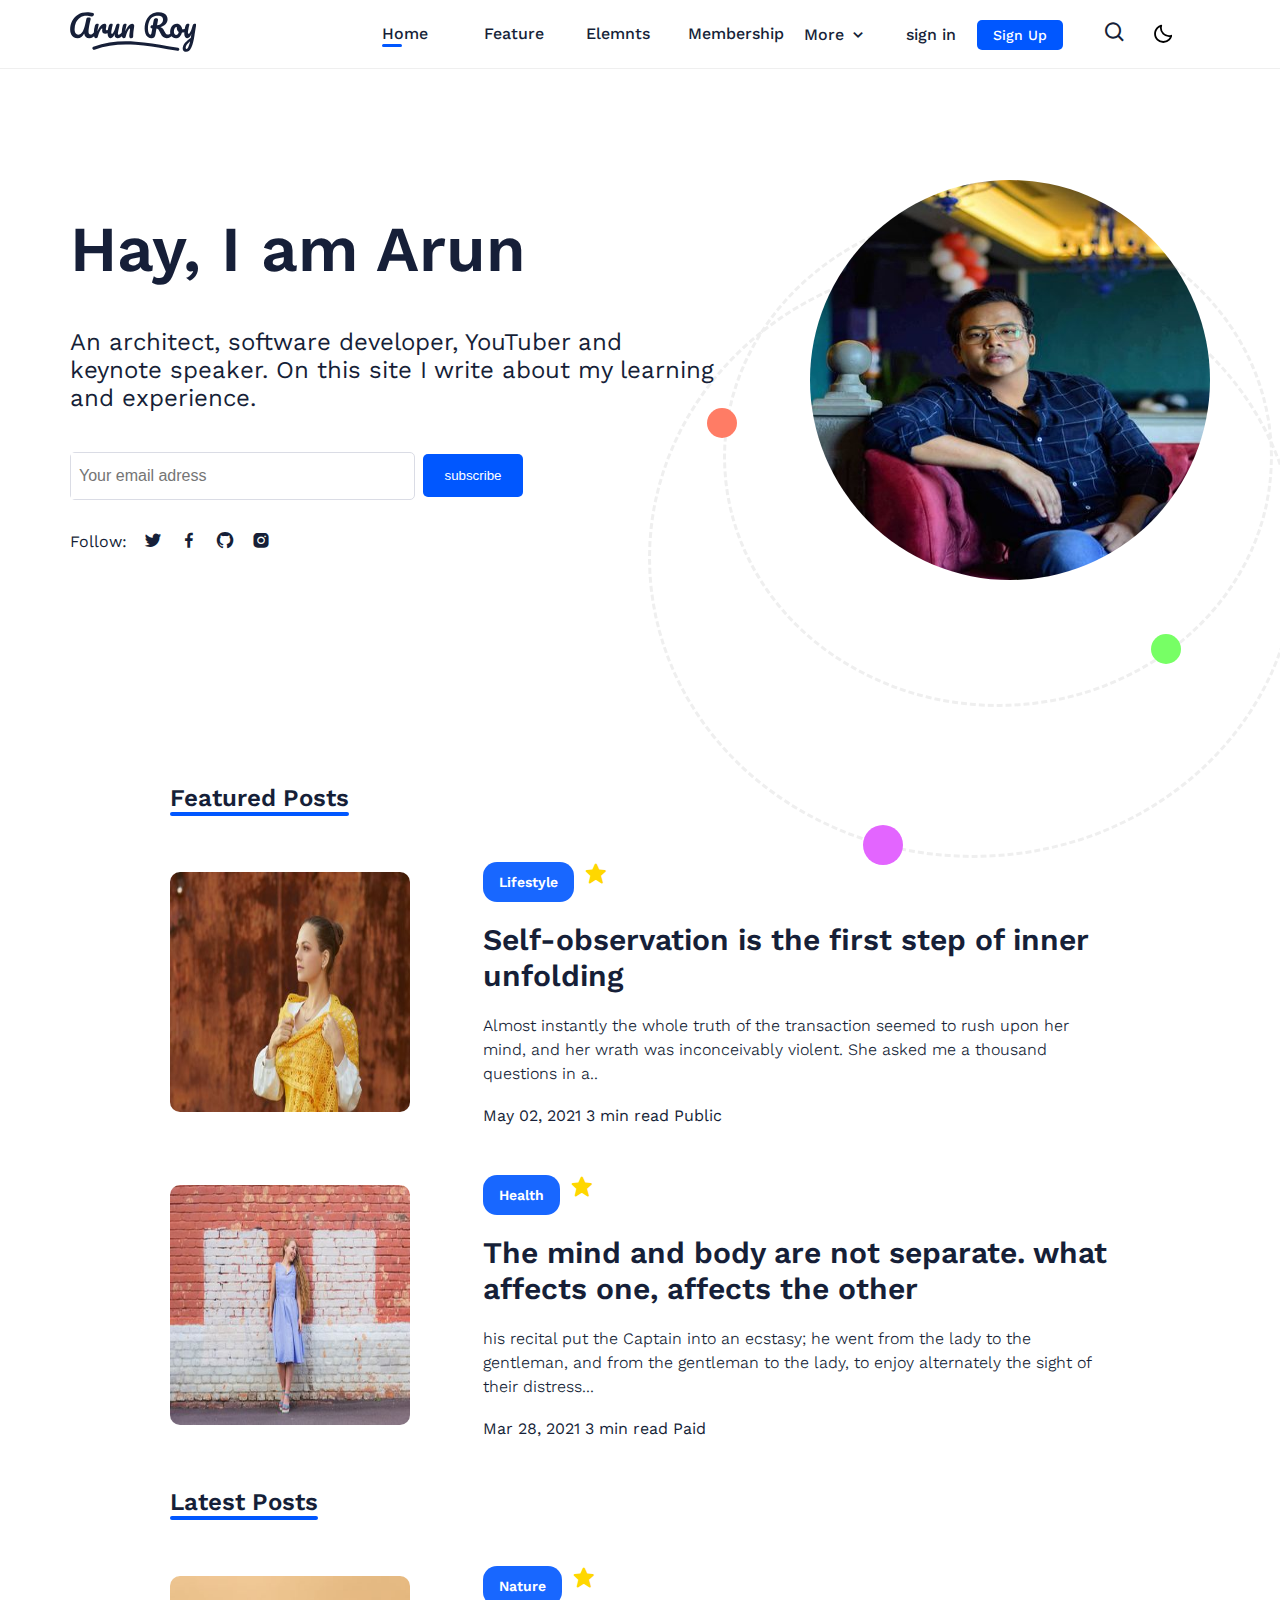
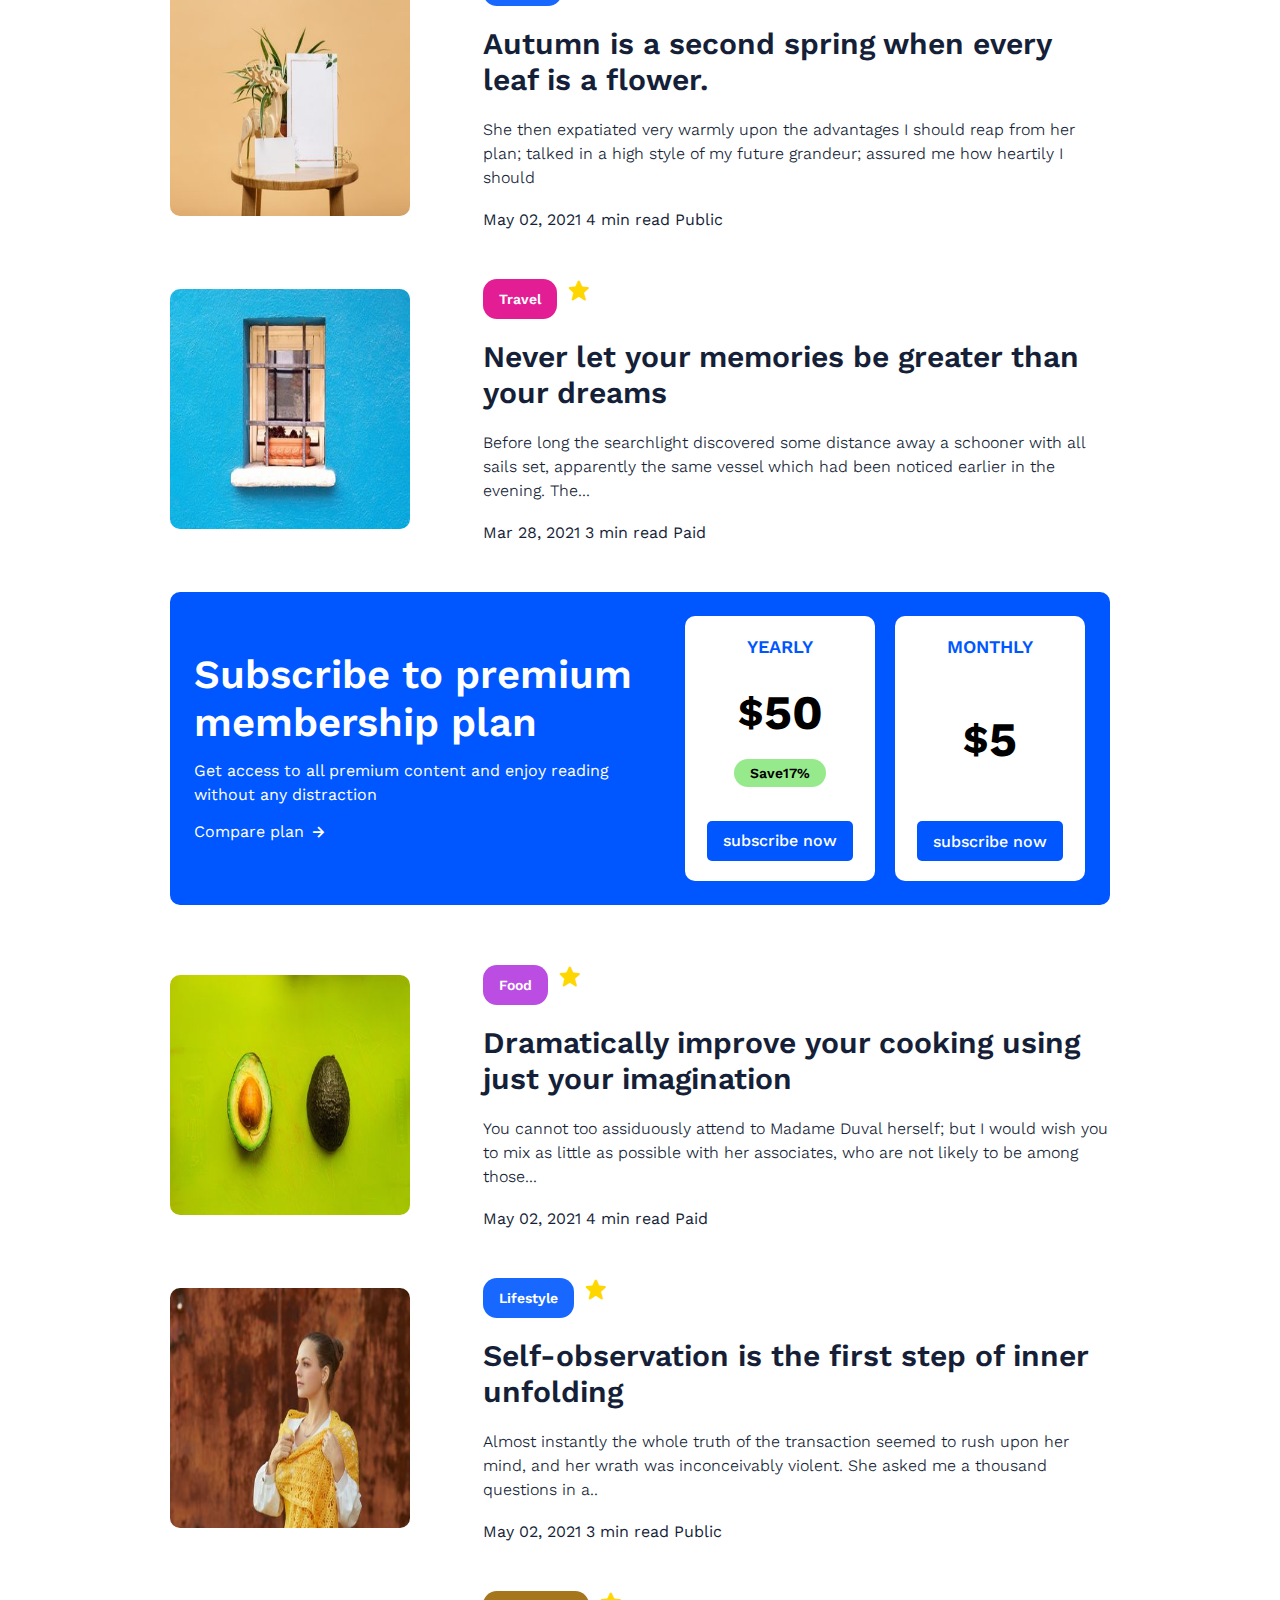
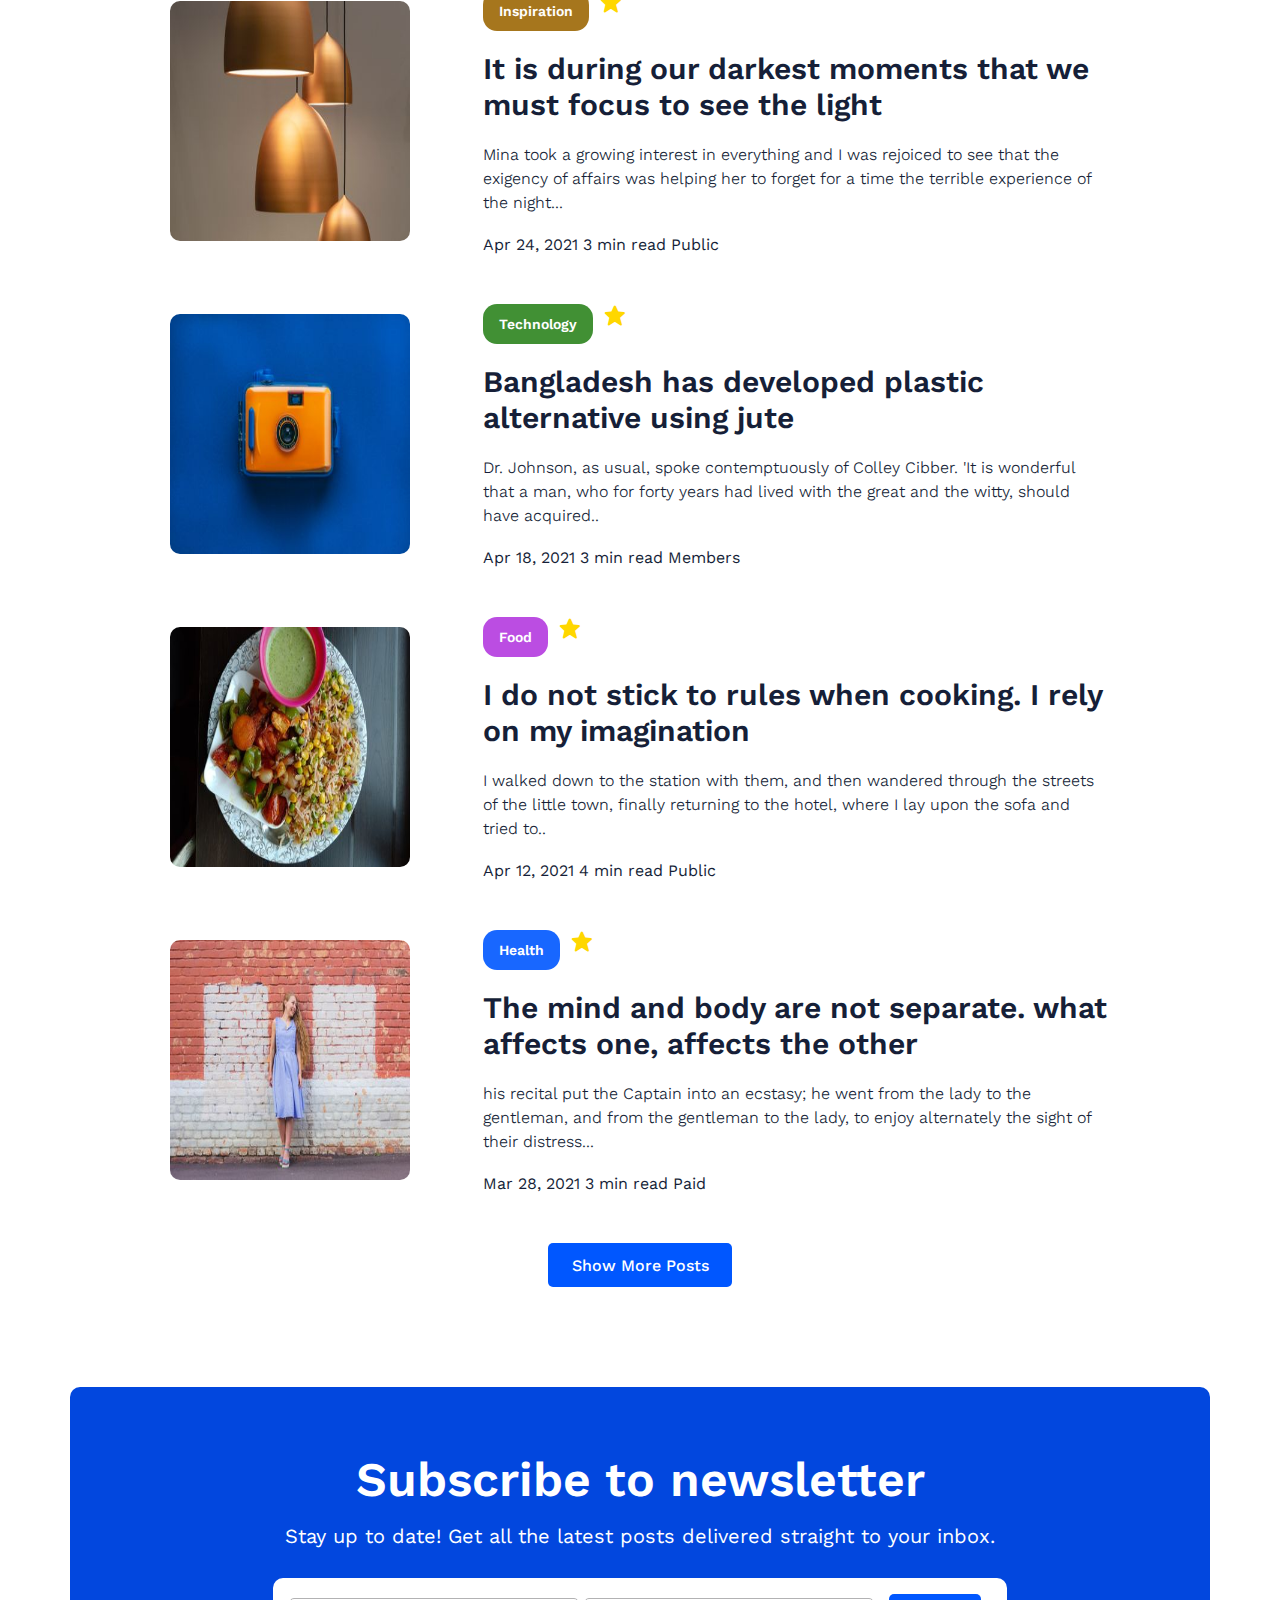
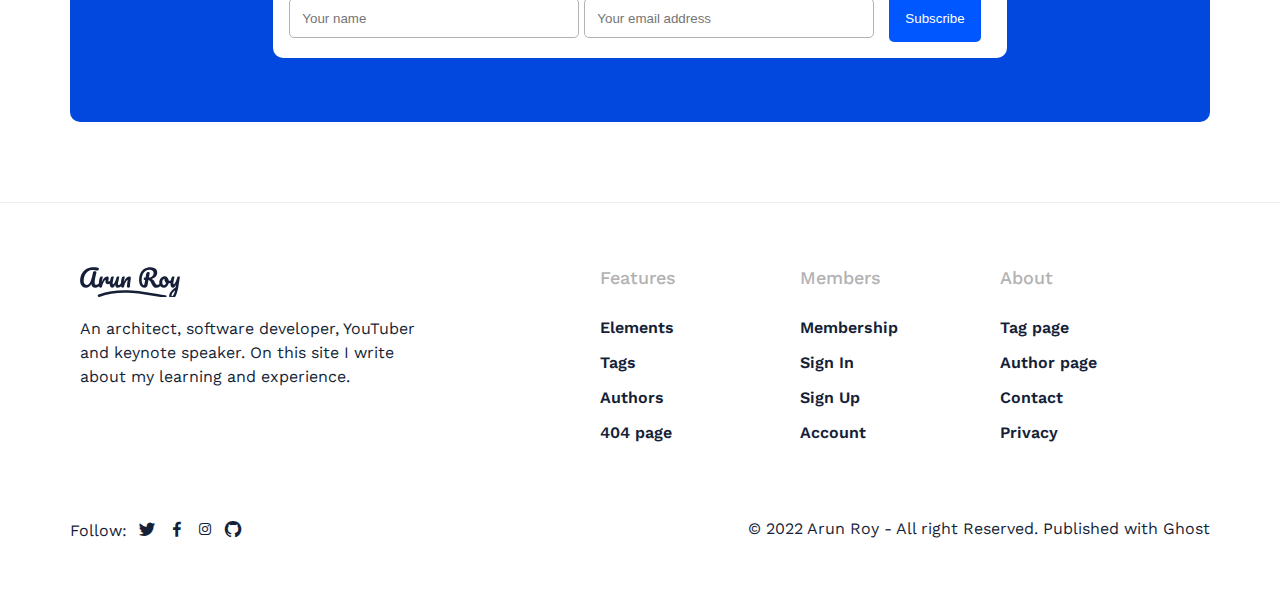
<file: index.html>
<!DOCTYPE html>
<html lang="en">

<head>
  <meta charset="UTF-8">
  <meta http-equiv="X-UA-Compatible" content="IE=edge">
  <meta name="viewport" content="width=device-width, initial-scale=1.0">
  <title>arun-roy</title>
  <link href='https://unpkg.com/boxicons@2.1.1/css/boxicons.min.css' rel='stylesheet'>
  <link rel="stylesheet" href="https://necolas.github.io/normalize.css/8.0.1/normalize.css">
  <link rel="stylesheet" href="css/col.css">
  <link rel="stylesheet" href="css/style.css">
</head>

<body>
  <header class="site-header">
    <div class="container">
      <div class="header-inner row middle ">
        <div class="header-logo">
          <a class="logo-link" href="#"></a>
        </div>
        <nav class="header-nav">
          <ul class="nav-list style-none row">
            <li class="nav-item">
              <a class="nav-link" href="#">home</a>
            </li>
            <li class="nav-item">
              <a class="nav-link" href="#">feature</a>
            </li>
            <li class="nav-item">
              <a class="nav-link" href="#">elemnts</a>
            </li>
            <li class="nav-item member">
              <a class="nav-link" href="#">membership</a>
            </li>
            <li class="nav-item row middle more">
              More <i class='bx bx-chevron-down'></i>
              <div class="more-box">
                <ul class="more-list style-none">
                  <li class="more-item">
                    <a class="more-link" href="#"> tags</a>
                  </li>
                  <li class="more-item">
                    <a class="more-link" href="#"> autohrs</a>
                  </li>
                  <li class="more-item">
                    <a class="more-link" href="#"> monthly archive</a>
                  </li>
                  <li class="more-item">
                    <a class="more-link" href="#">yearly archive</a>
                  </li>
                  <li class="more-item">
                    <a class="more-link" href="#">contact</a>
                  </li>
                  <li class="more-item">
                    <a class="more-link" href="#">get theme</a>
                  </li>
                </ul>
              </div>
            </li>
          </ul>
        </nav>

        <div class="header-btn">
          <a class="header-link sign text-none" href="#">sign in</a>
          <a class="header-link sign-up text-none" href="#">sign up</a>
        </div>

        <div class="modal-box middle">
          <button class="modalbtn" id="modalBtn">
            <i class='bx bx-search'></i>
          </button>
        </div>

        <div class="darklight-box middle">
          <button class="darklight" id="darkbtn"> </button>
        </div>

      </div>
    </div>
  </header>
  <section class="hero-section">
    <div class="container">
      <div class="hero-inner row middle between">

        <div class="hero-info col-6">
          <h1 class="hero-title">Hay, I am Arun</h1>

          <p class="hero-text">
            An architect, software developer, YouTuber and keynote speaker. On this site I write about my learning and
            experience.
          </p>
          <div class="row middle form-box">
            <form class="hero-form row">
              <input class="input-inner row middle" type="email" name="email" id="input" placeholder="Your email adress "required>

            </form>
            <button class="inp-btn" id="input">
              subscribe
            </button>

          </div>

          <div class="social-box row middle">
            <p class="text-follow">Follow:</p>
            <ul class="social-list style-none row">
              <li class="soacial-item">
                <a class="social-link" href="#">
                  <i class='bx bxl-twitter'></i>
                </a>
              </li>
              <li class="soacial-item">
                <a class="social-link" href="#">
                  <i class='bx bxl-facebook'></i>
                </a>
              </li>
              <li class="soacial-item">
                <a class="social-link" href="#">
                  <i class='bx bxl-github' ></i>
                </a>
              </li>
              <li class="soacial-item">
                <a class="social-link" href="#">
                  <i class='bx bxl-instagram-alt' ></i>
                </a>
              </li>

            </ul>
          </div>
          </p>
        </div>
        <div class="hero-img">
          <div class="around-box">
                <span class="box-boll-1"></span>
                <span class="box-boll-2"></span>
                <span class="box-boll-3"></span>
                <span class="box-boll-4"></span>
                <span class="box-boll-5"></span>
              </div>
              <span class="around-box2">
              </span>
            <div class="img-hero">
          <img class="farhan" src="images/hero-img.jpg" alt="img" width="400" height="400">
            </div>
        </div>
      </div>
    </div>
  </section>

  <div class="modalbox " id="modalBox">
    <div class="container-modal">
      <div class="input">
        <input class="input-text" type="text" placeholder="Type to search">
      </div>
      <p class="press-text">Press ESC to close.</p>
      <div class="link-box">
       <p class="see-text">See posts by Popular tags</p>
        <ul class="link-list style-none row">
          <li class="link-item">
            <a class="link-modal inpir" href="#">Inspiration</a>
          </li>
          <li class="link-item">
            <a class="link-modal life" href="#">lifestyle</a>
          </li>
          <li class="link-item">
            <a class="link-modal nat" href="#">nature</a>
          </li>
          <li class="link-item">
            <a class="link-modal health" href="#">health</a>
          </li>
          <li class="link-item">
            <a class="link-modal trav" href="#">travel</a>
          </li>
          <li class="link-item">
            <a class="link-modal food" href="#">food</a>
          </li>
          <li class="link-item">
            <a class="link-modal techno" href="#">technology</a>
          </li>
        </ul>
      </div>
    </div>
    <div class="close-box">
      <button class="modalclose" id="closeBtn">X</button>
    </div>
  </div>
<section class="feature-section">
  <div class="container">
    <div class="feature-inner">
      <div class="feature-first-box">
      <h3 class="feature-title">featured posts</h3>
        <ul class="feature-list">
          <li class="feature-item row middle between">
            <div class="img-feature col-4">
                <img class="feature-img" src="images/feature-1.jpg" alt="img" width="240" height="240">
            </div>
            <div class="feature-info col-8">
              <div class="health-box row">
                <a class="link-modal life " href="#">lifestyle</a>
                <i class='bx bxs-star' undefined ></i>
              </div>
               <a class="feature-info-title" href="#">Self-observation is the first step of inner unfolding
               </a>
              <p class="feature-text">Almost instantly the whole truth of the transaction seemed to rush upon her mind, and her wrath was inconceivably violent. She asked me a thousand questions in a..</p>
                <p class="time">May 02, 2021 3 min read Public</p>
            </div>
          </li>
          <li class="feature-item row middle between">
            <div class="img-feature col-4">
                <img class="feature-img" src="images/feature-2.jpg" alt="img" width="240" height="240">
            </div>
            <div class="feature-info col-8">
              <div class="health-box row">
                <a class="link-modal health" href="#">health</a>
                <i class='bx bxs-star' undefined ></i>
              </div>
               <a class="feature-info-title" href="#">The mind and body are not separate. what affects one, affects the other
               </a>
              <p class="feature-text">his recital put the Captain into an ecstasy; he went from the lady to the gentleman, and from the gentleman to the lady, to enjoy alternately the sight of their distress...</p>
                <p class="time">Mar 28, 2021 3 min read Paid</p>
            </div>
          </li>
        </ul>
        </div>
        <div class="latest-box">
        <h3 class="feature-title">Latest posts</h3>
        <ul class="feature-list">
          <li class="feature-item row middle between">
            <div class="img-feature col-4">
                <img class="feature-img" src="images/feature-3.jpg" alt="img" width="240" height="240">
            </div>
            <div class="feature-info col-8">
              <div class="health-box row">
                <a class="link-modal nat" href="#">nature</a>
                <i class='bx bxs-star' undefined ></i>
              </div>
               <a class="feature-info-title" href="#">Autumn is a second spring when every leaf is a flower.
               </a>
              <p class="feature-text">
                She then expatiated very warmly upon the advantages I should reap from her plan; talked in a high style of my future grandeur; assured me how heartily I should
              </p>
                <p class="time">May 02, 2021 4 min read Public</p>
            </div>
          </li>
          <li class="feature-item row middle between">
            <div class="img-feature col-4">
                <img class="feature-img" src="images/feature-4.jpg" alt="img" width="240" height="240">
            </div>
            <div class="feature-info col-8">
              <div class="health-box row">
                <a class="link-modal trav" href="#">travel</a>
                <i class='bx bxs-star' undefined ></i>
              </div>
               <a class="feature-info-title" href="#">Never let your memories be greater than your dreams
              </a>
              <p class="feature-text">Before long the searchlight discovered some distance away a schooner with all sails set, apparently the same vessel which had been noticed earlier in the evening. The...</p>
                <p class="time">Mar 28, 2021 3 min read Paid</p>
            </div>
          </li>
        </ul>
      </div>
      <aside class="aside row middle">
        <div class="aside-info col-6">
            <h2 class="subs-info-title">Subscribe to premium membership plan</h2>
            <p class="subs-text">Get access to all premium content and enjoy reading without any distraction</p>
            <a class="compare-link text-none row middle" href="#">Compare plan <i class='bx bx-right-arrow-alt'></i></a>
        </div>
        <div class="aside-subscribe col-6">
          <ul class="subs-list row middle">
            <li class="subs-item">
              <h4 class="subs-title">YEARLY</h4>
              <div class="row middle">
                <p class="price-d">$</p>
                <p class="price">50</p>
              </div>
              <p class="save">Save17%</p>
              <a class="sub-now-link" href="#">subscribe now</a>
            </li>
            <li class="subs-item">
              <h4 class="subs-title mont-tit">MONTHLY</h4>
              <div class="row middle price-box">
                <p class="price-d">$</p>
                <p class="price">5</p>
              </div>
              <a class="sub-now-link" href="#">subscribe now</a>
            </li>
          </ul>
        </div>
      </aside>
      <ul class="feature-list">
        <li class="feature-item row middle between">
          <div class="img-feature col-4">
              <img class="feature-img" src="images/feature-8.jpg" alt="img" width="240" height="240">
          </div>
          <div class="feature-info col-8">
            <div class="health-box row">
              <a class="link-modal food" href="#">food</a>
              <i class='bx bxs-star' undefined ></i>
            </div>
             <a class="feature-info-title" href="#">Dramatically improve your cooking using just your imagination
            </a>
            <p class="feature-text">You cannot too assiduously attend to Madame Duval herself; but I would wish you to mix as little as possible with her associates, who are not likely to be among those...</p>
              <p class="time">May 02, 2021 4 min read Paid</p>
          </div>
        </li>
        <li class="feature-item row middle between">
          <div class="img-feature col-4">
              <img class="feature-img" src="images/feature-1.jpg" alt="img" width="240" height="240">
          </div>
          <div class="feature-info col-8">
            <div class="health-box row">
              <a class="link-modal life " href="#">lifestyle</a>
              <i class='bx bxs-star' undefined ></i>
            </div>
             <a class="feature-info-title" href="#">Self-observation is the first step of inner unfolding
            </a>
            <p class="feature-text">Almost instantly the whole truth of the transaction seemed to rush upon her mind, and her wrath was inconceivably violent. She asked me a thousand questions in a..</p>
              <p class="time">May 02, 2021 3 min read Public</p>
          </div>
        </li>
 
      </ul>
      <ul class="feature-list">
        <li class="feature-item row middle between">
          <div class="img-feature col-4">
              <img class="feature-img" src="images/feature-5.jpg" alt="img" width="240" height="240">
          </div>
          <div class="feature-info col-8">
            <div class="health-box row">
              <a class="link-modal inpir" href="#">Inspiration</a>
                <i class='bx bxs-star' undefined ></i>
            </div>
             <a class="feature-info-title" href="#">It is during our darkest moments that we must focus to see the light
            </a>
            <p class="feature-text">Mina took a growing interest in everything and I was rejoiced to see that the exigency of affairs was helping her to forget for a time the terrible experience of the night...</p>
              <p class="time">Apr 24, 2021 3 min read Public</p>
          </div>
        </li>
        <li class="feature-item row middle between">
          <div class="img-feature col-4">
              <img class="feature-img" src="images/feature-6.jpg" alt="img" width="240" height="240">
          </div>
          <div class="feature-info col-8">
            <div class="health-box row">
              <a class="link-modal techno" href="#">technology</a>
              <i class='bx bxs-star' undefined ></i>
            </div>
             <a class="feature-info-title" href="#">Bangladesh has developed plastic alternative using jute
            </a>
            <p class="feature-text">Dr. Johnson, as usual, spoke contemptuously of Colley Cibber. 'It is wonderful that a man, who for forty years had lived with the great and the witty, should have acquired..</p>
              <p class="time">Apr 18, 2021 3 min read Members</p>
          </div>
        </li>
    
      </ul>
      <ul class="feature-list">
        <li class="feature-item row middle between">
          <div class="img-feature col-4">
              <img class="feature-img" src="images/feature-7.jpg" alt="img" width="240" height="240">
          </div>
          <div class="feature-info col-8">
            <div class="health-box row">
              <a class="link-modal food" href="#">food</a>
              <i class='bx bxs-star' undefined ></i>
            </div>
             <a class="feature-info-title" href="#">I do not stick to rules when cooking. I rely on my imagination
            </a>
            <p class="feature-text">I walked down to the station with them, and then wandered through the streets of the little town, finally returning to the hotel, where I lay upon the sofa and tried to..</p>
              <p class="time">Apr 12, 2021 4 min read Public</p>
          </div>
        </li>
        <li class="feature-item row middle between">
          <div class="img-feature col-4">
              <img class="feature-img" src="images/feature-2.jpg" alt="img" width="240" height="240">
          </div>
          <div class="feature-info col-8">
            <div class="health-box row">
              <a class="link-modal health" href="#">health</a>
              <i class='bx bxs-star' undefined ></i>
            </div>
             <a class="feature-info-title" href="#">The mind and body are not separate. what affects one, affects the other
            </a>
            <p class="feature-text">his recital put the Captain into an ecstasy; he went from the lady to the gentleman, and from the gentleman to the lady, to enjoy alternately the sight of their distress...</p>
              <p class="time">Mar 28, 2021 3 min read Paid</p>
          </div>
        </li>
      </ul>
      <a class="sub-now-link show-more" href="#">show more posts</a>
    </div>
  </div>
</section>

<div class="newletter">
  <div class="container">
    <div class="newsletter-inner">
      <!-- <img class="subscribe-img" src="images/subscribe-img.png" alt="subscribe-img" width="120" height="54"> -->
      <h3 class="subscribe-title">Subscribe to newsletter</h3>
      <p class="sunbcribe-text">Stay up to date! Get all the latest posts delivered straight to your inbox.</p>
      <form class="subscribe-form">
        <input class="sub-input" type="name" placeholder="Your name" required>
        <input class="sub-input" type="email" placeholder="Your email address" required>
        <button type="submit" class="subscribe-form-btn">Subscribe</button>
      </form>
    </div>
  </div>
</div>

<footer id="site-footer">
  <div class="container">
    <div class="footer-inner row between">
     <div class="footer-desc">
       <a href="#"><div class="footer-logo"></div></a>
       <p class="footer-text">An architect, software developer, YouTuber and keynote speaker. On this site I write about my learning and experience.</p>
       
     </div>
     <div class="footer-nav">
       <p class="footer-title">Features</p>
       <ul class="footer-lis style-none">
         <li class="footer-item"><a href="#" class="footer-link">Elements</a></li>
         <li class="footer-item"><a href="#" class="footer-link">Tags</a></li>
         <li class="footer-item"><a href="#" class="footer-link">Authors</a></li>
         <li class="footer-item"><a href="#" class="footer-link">404 page</a></li>
       </ul>
     </div>
     <div class="footer-nav">
       <p class="footer-title">Members</p>
       <ul class="footer-lis style-none">
         <li class="footer-item"><a href="#" class="footer-link">Membership</a></li>
         <li class="footer-item"><a href="#" class="footer-link">Sign In</a></li>
         <li class="footer-item"><a href="#" class="footer-link">Sign Up</a></li>
         <li class="footer-item"><a href="#" class="footer-link">Account</a></li>
       </ul>
     </div>
     <div class="footer-nav">
       <p class="footer-title">About</p>
       <ul class="footer-lis style-none">
         <li class="footer-item"><a href="#" class="footer-link">Tag page</a></li>
         <li class="footer-item"><a href="#" class="footer-link">Author page</a></li>
         <li class="footer-item"><a href="#" class="footer-link">Contact</a></li>
         <li class="footer-item"><a href="#" class="footer-link">Privacy</a></li>
       </ul>
     </div>
    </div>
    <div class="footer-end ">
         <div class="row between">
           <div class="socials row middle">
             <p class="socials-par">Follow:</p>
             <ul class="socials-list row middle style-none">
               <li class="socials-item"><a href="#" class="socials-link"><i class='bx bxl-twitter' ></i></a></li>
               <li class="socials-item"><a href="#" class="socials-link"><i class='bx bxl-facebook'></i></a></li>
               <li class="socials-item"><a href="#" class="socials-link"><i class='bx bxl-instagram' ></i></a></li>
               <li class="socials-item"><a href="#" class="socials-link"><i class='bx bxl-github' ></i></a></li>
             </ul>
           </div>
           <p class="copyright">© 2022 <a class="arun" href="#">Arun Roy </a> - All right Reserved. Published with Ghost</p>
         </div>
    </div>
  </div>
</footer>
  <script src="js/main.js"></script>
</body>

</html>
</file>
<file: css/col.css>
* {
  margin: 0;
  padding: 0;
  box-sizing: border-box;
}

.container {
  margin: 0 auto;
}

.row {
  display: flex;
  flex-flow: row wrap;
}

.between {
  justify-content: space-between;
}
.around {
  justify-content: space-around;
}
.evenly {
  justify-content: space-evenly;
}
.middle {
  align-items: center;
}
.center {
  text-align: center;
  justify-content: center;
}

.col-1 {
  max-width: 8.33333%;
  flex-basis: 8.33333%;
}
.col-2 {
  max-width: 16.66666%;
  flex-basis: 16.66666%;
}
.col-3 {
  max-width: 25%;
  flex-basis: 25%;
}
.col-4 {
  max-width: 33.33333%;
  flex-basis: 33.33333%;
}
.col-5 {
  max-width: 41.66666%;
  flex-basis: 41.66666%;
}
.col-6 {
  max-width: 50%;
  flex-basis: 50%;
}
.col-7 {
  max-width: 58.33333%;
  flex-basis: 58.33333%;
}
.col-8 {
  max-width: 66.66666%;
  flex-basis: 66.66666%;
}
.col-9 {
  max-width: 75%;
  flex-basis: 75%;
}
.col-10 {
  max-width: 83.33333%;
  flex-basis: 83.33333%;
}
.col-11 {
  max-width: 91.66666%;
  flex-basis: 91.66666%;
}
.col-12 {
  max-width: 100%;
  flex-basis: 100%;
}
</file>
<file: css/style.css>
@import url('https://fonts.googleapis.com/css2?family=Work+Sans:wght@300;400;500;600;700;800;900&display=swap');



:root{
  --border-color:#efefef;
  --text-color:#161f38;
  --bg-color: #fff;
  --bg-img-dark: url('../images/bx-moon.svg');
  --logo-img:url('../images/arun-roy-logo.svg');
  --placeholder-color: #fff;
  
}
.dark{
  --bg-color: #161f38;
  --border-color:#454854;
  --text-color: #fff;
  --bg-img-dark: url('../images/sun-solid-24.png');
  --placeholder-color: #fff;
  --logo-img:url('../images/dark-theme-logo.svg');
  --placeholder-color: #161f38;
}
*,
*::after,
*::before {
  margin: 0;
  padding: 0;
  box-sizing: border-box;
}

body {
  background-color:var(--bg-color);
  min-height: 100vh;
  display: flex;
  font-family: 'Work Sans', sans-serif;
  flex-direction: column;
  overflow-x: hidden;
  padding-top: 80px;
 
}

.site-header{
  position: fixed ;
  width: 100%;
  z-index: 1000;
  left: 0;
  top: 0;
  background-color: var(--bg-color);
  margin-bottom: 40px;
  border-bottom: 1px solid var(--border-color);
}

.container{
  width: 1170px;
  padding: 0 15px;
}

.nav-item{
  position: relative;
  padding: 24px 0px;
  margin: 0 16px;
  width: 70px;
  transition: all 0.5s ease;
}
.header-logo{
  margin-right: 170px;
}
.more{
  width: 70px;
  text-transform: capitalize;
  transition: all 0.5s ease;
  color: var(--text-color);
  transition: all 0.5s ease;
  cursor: pointer;
}
.logo-link::before{
  content: '';
  width: 126px;
  height: 40px;
  display: inline-block;
  background-color: transparent;
  background-image: var(--logo-img);
  background-repeat: no-repeat;
  background-size: cover;
  position: relative;
}
.logo-link{
  text-decoration: none;
  color: var(--text-color);
}

.nav-link{
  color: var(--text-color);
  font-size:16px;
  padding: 4px 0;
  font-weight: 500;
  text-decoration: none;
  text-transform: capitalize;
  transition: all 0.5s ease;
  position: relative;
}
.style-none{
  list-style-type: none;
}



.more-box{
  position: absolute;
  top: 102%;
  left: 62%;
  width: 170px;
  background-color: var(--bg-color);
  box-shadow: 0 5px 15px 0 rgba(0,0,0,0.2); 
  transition-duration: 0.4s;
  border-bottom-left-radius:  10px;
  border-bottom-right-radius:  10px;
  display: none;
  animation: header-anim;
  animation-duration: 0.5s;
  transform: translate(-50%, -50%);
  transform: translate(0, -20px);
  transition: all 0.5s ease;
}
.nav-item:nth-child(5):hover .more-box{
  display: block;
  transform: translate(0, -20px);
}
.more-list{
  padding: 15px;
}
.more-item{
  margin-bottom: 15px;
  transition: all 0.5s ease;
}
.more-link{
  text-decoration: none;
  color: var(--text-color);
  font-size: 16px;
  text-transform: capitalize;
  transition: all 0.5s ease;
}
.more-link::after{
  margin-top: 2px;
  content: '';
  width: 0;
  height: 2px;
  border-radius: 2px;
  display: block;
  background-color: #0057ff;
  opacity: 0;
  transition: all 0.4s ease;
}
.more-item:hover .more-link::after{
  opacity: 1;
  width: 20px;
}

.text-none{
  text-decoration: none;
}


@keyframes header-anim{
  0%{
    transform: translate(0,0);
  }
  100%{
    transform: translate(0, -20px);
  }
}



.nav-item:nth-child(5){
  font-weight: 500;
}
.nav-item:nth-child(4){
  margin-right: 30px;
  text-transform: capitalize;
}
#site-header:hover{
   box-shadow: 0 3px 0 0 rgba(0, 0, 0, 0.096);
}
.nav-item:nth-child(1) .nav-link:before{
    content: '';
    display: inline-block;
    width: 20px;
    height: 3px;
    background-color: #0057ff;
    position: absolute;
    bottom: 0;
    left: 0;
    border-radius: 5px;
    transition: 0.4s ease;
 }


.sign{
  color: var(--text-color);
  font-weight: 500;
  margin: 0 16px;
  padding: 4px 0;
  position: relative;
}
.bx-chevron-down{
  margin-left: 4px;
  font-size: 20px;
}
.header-link{
  margin: 0 16px;
}
.header-link:nth-child(2){
  margin-right: 20px;
}
.sign-up{
  color: #fff;
  background-color: #0057ff;
  padding: 7px 16px;
  margin: 4px 0;
  font-size: 14px;
  width: 90px;
  font-weight: 500;
  text-transform: capitalize;
  border-radius: 5px;
  transition: 0.5s ease;
}
.sign-up:hover{
  background-color: #0036a1;
}
.header-btn{
  margin-right: 20px;
}

.bx-search{
  color: var(--text-color);
  font-size: 24px;
  transition: 0.5s ease;
  cursor: pointer;
}
.darklight{
  display: flex;
  flex-direction: row;
  align-items: center;
  background-color: transparent;
  border: none;
  color: var(--text-color);
  cursor: pointer;
  align-items: center;
}

.darklight::before{
  content: '';
  width: 20px;
  height: 22px;
  display: inline-block;
  background-color: transparent;
  background-image: var(--bg-img-dark);
  background-repeat: no-repeat;
  background-size: cover;
  position: relative;
  border: none;

}
.modalbtn:hover .bx-search{
  color: #0057ff;
}
.darklight:hover .darklight::before{
  color: #0057ff;
}
.modal-box button{
  border: none;
  background-color: transparent;
}
.modal-box{
  margin-right: 25px;
}


 .modalbox{
  position: fixed;
  top: 0;
  left: 0;
  background-color: var(--bg-color);
  width: 100vw;
  height: 0;
  opacity: 0;
  overflow: hidden;
  z-index: 100;
  transition: all 1s ease;
}
.container-modal{
  position: absolute;
  top:15%;
  left: 26%;
  width: 668px;
  margin: 0 auto;
  padding: 60px 20px;
}

.input{
  width: 628px;
  padding: 14px 20px;
  height: 48px;
  background-color: var(--placeholder-color);
  border: 1px solid #dadce5;
  border-radius: 5px;
  box-shadow: 0px 2px 9px rgba(0, 0, 0, 0.0532439);
  margin-bottom: 20px;
}
.input:hover{
  outline: 1px solid rgb(138, 212, 241);
}
input[type="text"]{
  background-color: transparent;
  color: var(--text-color);
  font-size: 18px;
  border: none;
  width: 90%;
  outline: none;
}


.press-text{
  display: flex;
  justify-content: end;
  font-size: 14px;
  margin-bottom: 10px;
  color: var(--text-color);
}
.see-text{
  color: var(--text-color);
  font-size: 14px;
  font-weight: 600;
  margin-bottom: 15px;
}
.link-item:not(:nth-child(6)){
  margin: 0 8px 10px ;
}

.link-modal{
  font-size: .875rem;
  font-weight: 600;
  line-height: 28px;
  padding: 6px 16px;
  border-radius: 14px;
  color: #fff;
  text-decoration: none;
  text-transform: capitalize;
  opacity: .9;  
}
.inpir{
  background-color:  #9D6805;
}
.life{
  background-color: #0057FF;;
}
.nat{
  background-color: #0057FF;;
}

.health{
  background-color: #0057FF;;
}
.trav{
  background-color: #E10689;
}
.food{
  background-color: #B43ADF;
}

.techno{
  background-color: #2D841F;
}

.close-box{
  position: absolute;
  top: 20%;
  right: 10%;
  width: 28px;
  height: 28px;
  border-radius: 50%;
  border: 2px solid var(--text-color);
  background-color: transparent;
  transition: all 0.4s ease;
}
.modalclose{
  cursor: pointer;
  font-size: 18px;
  border: none;
  font-weight: 500;
  color: var(--text-color);
  padding: 3px 5px;
  display: flex;
  display: block;
  justify-content: center;
  align-items: center;
  margin: 0 auto;
  background-color: transparent;
  transition: all 0.4s ease;
}
.close-box:hover{
  border: 2px solid  #0057ff;
}
.modalclose:hover{
  color: #0057ff;
}
.farhan{
  border-radius: 50%;
}

.hero-inner{
  padding: 100px 0;
}

.hero-title{
  color: var(--text-color);
  font-weight: 600;
  line-height: 1.2;
  font-size: 4rem;
  margin-bottom: 40px;
}
.hero-text{
  width: 650px;
  font-size: 24px;
  color: var(--text-color);
  margin-bottom: 40px;
}


.hero-form{
  width: 345px;
  border: 1px solid var(--border-color);
  background-color: var(--bg-color);
  border: 1px solid #DADCE5;
  border-radius: 5px;
  margin-right: 8px;
}

.input-inner{
  background-color: var(--bg-color);
  padding: 14px 8px;
  font-size: 16px;
  border: none;
  width: 90%;
  color: var(--text-color);
  outline: none;
}

.form-box{
  margin-bottom: 30px;
}
.inp-btn{
  width: 100px;
  padding: 14px 8px;
  background-color: #0057FF;
  color: #fff;
  border: none;
  border-radius: 5px;
  cursor: pointer;
}
.inp-btn:hover{
  background-color: #0036a1;
}
.text-follow{
  font-size: 16px;
  color: var(--text-color);
  margin-right: 16px;
}
.soacial-item{
  margin-right: 16px;
}
.bxl-twitter,
.bxl-facebook, 
.bxl-github, 
.bxl-instagram-alt{
  color: var(--text-color);
  font-size: 20px;
}




.around-box{
  position: absolute;
  top: 62%;
  left: 76%;
  transform: translate(-50%, -50% );
  width: 650px;
  height: 600px;
  border: 3px dashed var(--border-color);
  border-radius: 50%;
  z-index: -1;
  animation: hero-anim 50s infinite linear ;
}
.around-box2{
  position: absolute;
  top: 23%;
  left: 56.5%;
  width: 550px;
  height: 500px;
  z-index: -1;
  border: 3px dashed var(--border-color);
  border-radius: 50%;
  animation: hero-anim2 50s infinite linear ;
}

/* @keyframes hero-anim {
  from {
     transform: rotate(0deg);
  }
  to {
   transform: rotate(360deg);
  }
} */


@keyframes hero-anim2 {
  from {
     transform: rotate(0deg);
  }
  to {
   transform: rotate(360deg);
  }
}
.around-box:before{
  content: '';
  position: relative;
  display: inline-block;
  top: 95%;
  right: -33%;
  width: 40px;
  height: 40px;
  background-color: #e365ff;
  border-radius: 50%;
}
.around-box::after{
  content: '';
  position: relative;
  display: inline-block;
  bottom: 2%;
  left: 28%;
  width: 40px;
  height: 40px;
  background-color: #fff565;
  border-radius: 50%;
}
.around-box2::before{
  content: '';
  position: absolute;
  display: inline-block;
  top: 40%;
  right: 98%;
  width: 30px;
  height: 30px;
  background-color: #ff7c65;
  border-radius: 50%;
  
}
.around-box2::after{
  content: '';
  position: absolute;
  display: inline-block;
  bottom: 8%;
  left: 78%;
  width: 30px;
  height: 30px;
  background-color: #77ff65;
  border-radius: 50%;
} 
.nav-item:hover .nav-link::before{
  content: '';
  display: inline-block;
  width: 20px;
  height: 3px;
  background-color: #0057ff;
  position: absolute;
  bottom: 0;
  left: 0;
  border-radius: 5px;
}
.nav-link::before{
  content: '';
  display: inline-block;
  width: 0;
  height: 3px;
  background-color: transparent;
  position: absolute;
  bottom: 0;
  left: 0;
  border-radius: 5px;
  transition: 0.4s ease;
}


html{
  scroll-behavior: smooth;
}


.feature-inner{
  padding: 100px 100px;
}

.feature-title{
  color: var(--text-color);
  font-size: 24px;
  font-weight: 600;
  margin-bottom: 50px;
  display: inline-block;
  position: relative;
  text-transform: capitalize;
}
.feature-title::before{
  content: '';
  position: absolute;
  width: 100%;
  height: 4px;
  bottom: -4px;
  left: 0;
  border-radius: 5px;
  background-color: #0057ff;
}

.feature-img{
  border-radius: 10px;
}
.health-box{
  margin-bottom: 20px;
}
.bxs-star{
  margin-left: 10px;
  color: #ffd700;
  font-size: 24px;
}
.feature-info-title{
  color: var(--text-color);
  font-weight: 600;
  line-height: 1.2;
  margin-bottom: 20px;
  display: block;
  font-size: 30px;
  text-decoration: none;
}

.feature-info-title:hover {
  text-decoration-line:  underline ;
}
.feature-text{
  color: var(--text-color);
  font-weight: 350;
  line-height: 1.5;
  margin-bottom: 20px;
  font-size: 16px;
}
.feature-item{
  margin-bottom: 50px;
}
.feature-first-box{
  margin-bottom: 40px;
}
.aside{
  padding: 24px;
  background-color:  #0057FF;
  border-radius: 10px;
  color: #fff;
  margin-bottom: 60px;
}
.subs-info-title{
  font-weight: 600;
  line-height: 1.2;
  margin: 12px 0px;
  font-size: 40px;
}
.subs-text{
  font-weight: 400;
  font-size: 16px;
  margin-bottom: 15px;
  line-height: 1.5;
}
.compare-link{
  text-decoration: none;
  color: #fff;
  font-size: 16px;
  line-height: 20px;
  margin-bottom: 16px;
  transition: all 0.4s ease;
}

.compare-link:hover {
  text-decoration: underline;
}
.compare-link:hover .bx-right-arrow-alt{
  transform: translateX(5px);
}
.bx-right-arrow-alt{
  transition: all 0.4s ease;
  margin-left: 4px;
  font-size: 20px;
}
.subs-item{
  background-color: #fff;
  color: #000;
  padding: 20px;
  width: 190px;
  border-radius: 10px;
  display: flex;
  height: 265px;
  flex-direction: column;
  align-items: center;
  justify-content: space-between;
}
.aside-subscribe{
  padding-left: 45px;
}
.subs-item:nth-child(1){
  margin-right: 20px;
}
.subs-title{
  color: #0057ff;
  font-size: 18px;
  margin-bottom: 8px;
  font-weight: 600;
  text-transform: uppercase;
}
.price{
  font-size: 3rem;
  color: #000;
  font-weight: bold;
}
.price-d{
  font-size: 2.5rem;
  color: #000;
  font-weight: bold;
}
.price-box{
  margin-bottom: 8px;
}
.save{
  font-size: .875rem;
  font-weight: 600;
  height: 28px;
  line-height: 28px;
  padding: 0 16px;
  color: #000;
  border-radius: 14px;
  background-color:  #96EA8C;
  margin-bottom: 15px;
}
.sub-now-link{
  cursor: pointer;
  border: none;
  height: 40px;
  padding: 0px 16px;
  background-color: #0057ff;
  color: #fff;
  font-weight: 500;
  border-radius: 5px;
  text-decoration: none;
  font-weight: 500;
  display: flex;
  align-items: center;
  color: #fff;
  transition: all 0.4s ease;
}
.sub-now-link:hover{
  background-color:#0036a1;
}

.show-more{
  width: 184px;
  padding: 22px 20px;
  text-transform: capitalize;
  justify-content: center;
  text-align: center;
  margin: 0 auto;
  transition: all 0.4s ease;
}
.time{
  color: var(--text-color);
}





.newsletter-inner{
  padding: 64px 24px;
  background-color:#0247de;
  border-radius: 10px;
  display: flex;
  flex-direction: column;
  align-items: center;
}

.subscribe-img{
  margin-bottom: 40px;
}
.subscribe-title{
  color: #fff;
  font-size: 48px;
  font-weight: 600;
  margin-bottom: 16px;
}
.sunbcribe-text{
  color: #fff;
  font-size: 20px;
  margin-bottom: 30px;
}
.sub-input{
  height: 40px;
  width: 290px;
  border: 1px solid #b2b2b3;
  border-radius: 5px;
  padding: 10px 12px;
  outline: none;
}
.subscribe-form{
  background-color: #fff;
  border-radius: 10px;
  padding: 16px;
}
.subscribe-form-btn{
  cursor: pointer;
  border: none;
  background-color: #0057ff;
  height: 48px;
  padding: 0px 16px;
  color: #fff;
  margin: 0px 10px;
  border-radius: 5px;
}
.subscribe-form-btn:hover{
  background-color: #0036a1;
}
.show-more:hover{
  background-color: #0036a1;
}
.posts-heading:hover{
  text-decoration: underline;
  transition: 0.5s ease;
}
#site-footer{
  border-top: 1px solid var(--border-color);
  margin-top: 80px;
}
.footer-inner{
  padding: 64px 10px 30px 10px;
}
.purple{
  background-color: #bc4fe2;
}
.green{
  background-color: #479139;
}
.yellow{
  background-color: #a7772a;
}
.footer-logo{
  width: 100px;
  height: 30px;
  background-image: var(--logo-img);
  background-size: cover;
  margin-bottom: 20px;
}
.footer-desc{
  width: 360px;
  flex-grow: 1;
}
.footer-text{
  color: var(--text-color);
  line-height: 1.5;
  margin-bottom: 100px;
  width: 360px;
}
.footer-nav{
  width: 200px;
}
.footer-link{
  text-decoration: none;
  color: var(--text-color);
  font-weight: 600;
  font-size: 16px;
}
.footer-link:hover{
  color: #0057ff;
}
.footer-item{
  margin-bottom: 16px;
}
.socials-par{
  color: var(--text-color);
  margin-right: 10px;
}
.socials-item:not(:last-child){
  margin-right: 10px;
}
.socials-item:hover .socials-link i{
  color: #0057ff;
}
.footer-title{
  color: #b2b2b3;
  margin-bottom: 30px;
  font-size: 18px;
  font-weight: 500;
}
.footer-end{
  margin-bottom: 50px;
}
.socials-link:hover{
  color: #0057ff;
}
.bxl-instagram{
  color: var(--text-color);
}
.copyright{
  color: var(--text-color);
}
.arun{
  color: var(--text-color);
  text-decoration: none;
}
.arun:hover{
  color: #0057ff;
}


.show{
  opacity: 1;
  height: 100vh;
  transition: all 0.4s ease;
}
</file>
